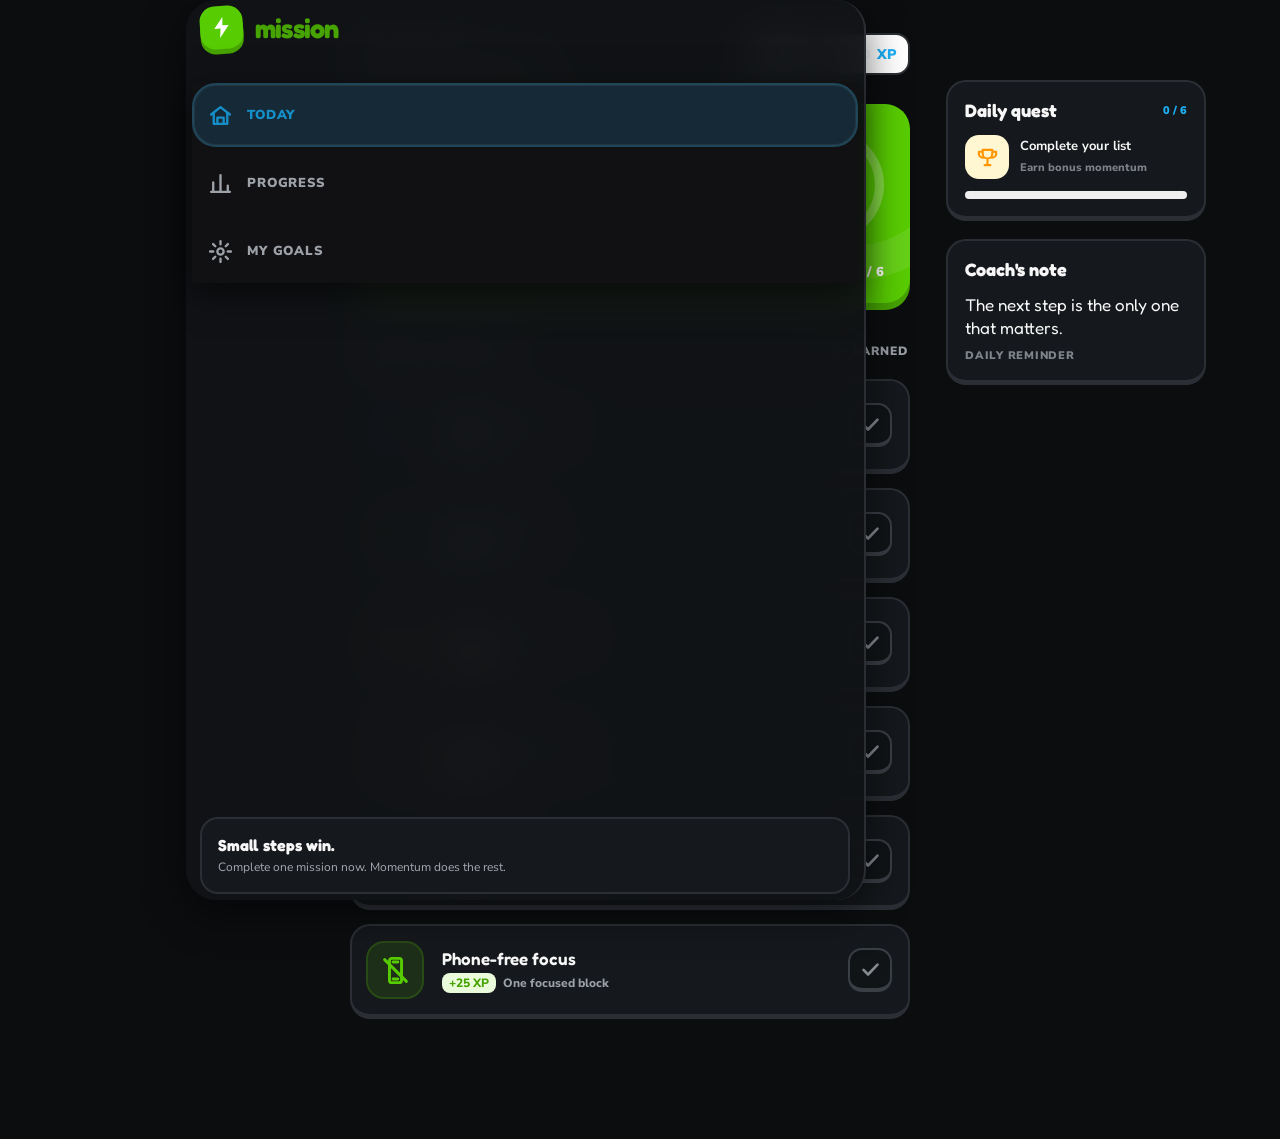
<file: mission-app-clean-header-small-navbar.html>
<!doctype html>
<html lang="en">
<head>
<meta charset="utf-8">
<meta name="viewport" content="width=device-width,initial-scale=1,viewport-fit=cover,user-scalable=no">
<meta name="theme-color" content="#58cc02">
<meta name="apple-mobile-web-app-capable" content="yes">
<meta name="apple-mobile-web-app-status-bar-style" content="default">
<meta name="apple-mobile-web-app-title" content="Mission">
<title>Mission — Daily goals made fun</title>
<link rel="preconnect" href="https://fonts.googleapis.com">
<link rel="preconnect" href="https://fonts.gstatic.com" crossorigin>
<link href="https://fonts.googleapis.com/css2?family=Fredoka:wght@500;600;700&family=Nunito+Sans:wght@600;700;800;900&display=swap" rel="stylesheet">
<style>
:root{
  --green:#58cc02;--green-dark:#46a302;--green-pale:#eafbdc;
  --blue:#1cb0f6;--blue-dark:#168fc8;--blue-pale:#e2f5fe;
  --yellow:#ffc800;--yellow-dark:#d7a900;--yellow-pale:#fff7d2;
  --orange:#ff9600;--red:#ff4b4b;--red-dark:#d83c3c;
  --ink:#3c3c3c;--muted:#777;--faint:#afafaf;--line:#e5e5e5;
  --surface:#fff;--page:#fbfbfb;--shadow:#d8d8d8;--radius:20px;
}
*{box-sizing:border-box;-webkit-tap-highlight-color:transparent;scrollbar-width:none}
*::-webkit-scrollbar{display:none}
html{background:var(--page)}
body{margin:0;min-height:100vh;background:var(--page);color:var(--ink);font-family:"Nunito Sans",sans-serif;-webkit-font-smoothing:antialiased;overflow-y:scroll}
button,input,select{font:inherit;color:inherit}
button{cursor:pointer}
.icon{width:24px;height:24px;display:block;fill:none;stroke:currentColor;stroke-width:2.25;stroke-linecap:round;stroke-linejoin:round}
.fill{fill:currentColor;stroke:none}
.shell{width:min(1180px,100%);margin:auto;display:grid;grid-template-columns:240px minmax(0,640px) 260px;gap:36px;min-height:100vh;padding:0 24px}
.sidebar{height:100vh;position:sticky;top:0;padding:34px 16px 28px 0;border-right:2px solid var(--line);display:flex;flex-direction:column;z-index:20}
.brand{display:flex;align-items:center;gap:12px;margin:0 8px 34px;color:var(--green-dark)}
.brand-mark{width:43px;height:43px;border-radius:15px;background:var(--green);box-shadow:0 5px 0 var(--green-dark);display:grid;place-items:center;color:#fff;transform:rotate(-4deg)}
.brand-mark .icon{width:25px;height:25px;stroke-width:3}
.brand-name{font-family:"Fredoka",sans-serif;font-size:27px;font-weight:700;letter-spacing:-.8px}
.nav{display:flex;flex-direction:column;gap:8px}
.nav button{border:2px solid transparent;background:transparent;color:#777;border-radius:15px;padding:11px 14px;display:flex;align-items:center;gap:14px;font-weight:900;font-size:14px;letter-spacing:.06em;text-transform:uppercase;transition:.16s}
.nav button:hover{background:#f3f3f3}
.nav button:active{transform:translateY(2px)}
.nav button.active{color:var(--blue-dark);background:var(--blue-pale);border-color:#bfe8fb}
.nav button .icon{width:25px;height:25px}
.sidebar-tip{margin:auto 8px 0;padding:16px;border:2px solid var(--line);border-radius:18px;background:#fff}
.sidebar-tip strong{font-family:"Fredoka";display:block;font-size:16px;margin-bottom:4px}
.sidebar-tip span{color:var(--muted);font-size:12px;line-height:1.45;display:block}
.content{padding:28px 0 120px;min-width:0}
.mobile-head{display:none}
.topbar{height:52px;display:flex;align-items:center;justify-content:space-between;margin-bottom:24px}
.topbar-date small{display:block;color:var(--faint);font-weight:900;font-size:11px;letter-spacing:.12em;text-transform:uppercase}
.topbar-date strong{font-family:"Fredoka";font-size:22px;letter-spacing:-.3px}
.top-stats{display:flex;align-items:center;gap:9px}
.mini-stat{height:42px;padding:0 12px;border:2px solid var(--line);border-radius:14px;background:#fff;display:flex;align-items:center;gap:7px;font-weight:900;font-size:14px}
.mini-stat .icon{width:20px;height:20px}
.mini-stat.fire{color:var(--orange)}.mini-stat.xp{color:var(--blue)}
.page{display:none}.page.active{display:block;animation:page-in .28s ease both}
@keyframes page-in{from{opacity:0;transform:translateY(6px)}to{opacity:1;transform:none}}
.goal-card{position:relative;overflow:hidden;background:var(--green);border-radius:25px;padding:25px 26px 22px;color:#fff;box-shadow:0 7px 0 var(--green-dark);margin-bottom:34px}
.goal-card:after{content:"";position:absolute;width:190px;height:190px;border:34px solid #ffffff16;border-radius:50%;right:-72px;top:-82px}
.goal-grid{display:grid;grid-template-columns:1fr 125px;gap:18px;align-items:center;position:relative;z-index:1}
.goal-kicker{font-size:12px;text-transform:uppercase;letter-spacing:.12em;font-weight:900;opacity:.8}
.goal-card h1{font-family:"Fredoka";font-size:31px;line-height:1.08;margin:5px 0 8px;letter-spacing:-.5px}
.goal-card p{font-size:14px;margin:0;opacity:.9;font-weight:700}
.progress-orb{width:112px;height:112px;border-radius:50%;display:grid;place-items:center;background:conic-gradient(#fff var(--p),#ffffff45 0);position:relative;margin-left:auto;transition:.5s}
.progress-orb:after{content:"";position:absolute;inset:9px;border-radius:50%;background:var(--green)}
.progress-orb b{position:relative;z-index:1;font-family:"Fredoka";font-size:25px}
.goal-bottom{position:relative;z-index:1;margin-top:22px;display:flex;align-items:center;gap:12px}
.goal-track{height:14px;flex:1;border-radius:20px;background:#ffffff45;overflow:hidden}
.goal-track i{display:block;height:100%;width:0;border-radius:20px;background:#fff;transition:.5s cubic-bezier(.2,.8,.2,1);position:relative}
.goal-track i:after{content:"";position:absolute;left:8px;right:8px;top:2px;height:3px;border-radius:5px;background:#ffffff88}
.goal-count{font-size:13px;font-weight:900;white-space:nowrap}
.section-head{display:flex;align-items:center;justify-content:space-between;gap:16px;margin:0 2px 15px}
.section-head h2{font-family:"Fredoka";font-size:23px;letter-spacing:-.35px;margin:0}
.section-head span{color:var(--faint);font-size:12px;font-weight:900;text-transform:uppercase;letter-spacing:.08em}
.tasks{display:flex;flex-direction:column;gap:14px}
.task{--accent:var(--blue);--accent-dark:var(--blue-dark);--accent-pale:var(--blue-pale);display:grid;grid-template-columns:62px minmax(0,1fr) auto;gap:14px;align-items:center;padding:15px 16px 15px 14px;border:2px solid var(--line);border-bottom-width:5px;border-radius:20px;background:#fff;transition:.16s;animation:task-in .35s ease both}
@keyframes task-in{from{opacity:0;transform:translateY(10px)}to{opacity:1;transform:none}}
.task:hover{border-color:#d6d6d6;transform:translateY(-1px)}
.task:active{transform:translateY(3px);border-bottom-width:2px;margin-bottom:3px}
.task[data-color="green"]{--accent:var(--green);--accent-dark:var(--green-dark);--accent-pale:var(--green-pale)}
.task[data-color="yellow"]{--accent:var(--yellow);--accent-dark:var(--yellow-dark);--accent-pale:var(--yellow-pale)}
.task[data-color="orange"]{--accent:var(--orange);--accent-dark:#d77e00;--accent-pale:#fff0d6}
.task.done{background:#f7f7f7;border-color:#e8e8e8;box-shadow:none;opacity:.72}
.task-icon{width:58px;height:58px;border-radius:18px;background:var(--accent-pale);color:var(--accent);display:grid;place-items:center;border:2px solid color-mix(in srgb,var(--accent) 24%,white)}
.task-icon .icon{width:29px;height:29px;stroke-width:2.4}
.task-copy{min-width:0}
.task-name{font-family:"Fredoka";font-size:17px;font-weight:600;white-space:nowrap;overflow:hidden;text-overflow:ellipsis}
.task-meta{display:flex;align-items:center;gap:7px;color:var(--faint);font-size:12px;font-weight:800;margin-top:4px}
.xp-pill{color:var(--accent-dark);background:var(--accent-pale);border-radius:8px;padding:2px 7px}
.check{width:44px;height:44px;border:2px solid var(--line);border-bottom-width:4px;background:#fff;border-radius:14px;display:grid;place-items:center;color:#ccc;transition:.15s}
.check .icon{width:21px;height:21px;stroke-width:3}
.check:hover{border-color:var(--accent);color:var(--accent)}
.done .check{background:var(--green);border-color:var(--green-dark);color:#fff}
.empty{padding:34px 20px;text-align:center;border:2px dashed var(--line);border-radius:22px;background:#fff;color:var(--muted)}
.empty-art{width:68px;height:68px;border-radius:22px;background:var(--green-pale);color:var(--green);display:grid;place-items:center;margin:0 auto 13px;transform:rotate(-4deg)}
.empty-art .icon{width:34px;height:34px}.empty strong{font-family:"Fredoka";font-size:19px;display:block;color:var(--ink)}.empty p{font-size:13px;margin:5px 0 0}
.panel-title{margin-bottom:20px}
.panel-title h1{font-family:"Fredoka";font-size:31px;margin:0;letter-spacing:-.6px}.panel-title p{color:var(--muted);font-size:14px;font-weight:700;margin:4px 0 0}
.stats-grid{display:grid;grid-template-columns:1.1fr .9fr;gap:14px;margin-bottom:30px}
.stat-card{min-height:146px;border:2px solid var(--line);border-bottom-width:5px;border-radius:22px;background:#fff;padding:18px;position:relative;overflow:hidden}
.stat-card.primary{background:var(--yellow-pale);border-color:#f0df91}
.stat-icon{width:43px;height:43px;border-radius:14px;background:#fff;color:var(--orange);display:grid;place-items:center;margin-bottom:12px}.stat-icon .icon{width:24px;height:24px}
.stat-card b{font-family:"Fredoka";font-size:32px;display:block;line-height:1}.stat-card span{display:block;color:var(--muted);font-size:12px;font-weight:900;text-transform:uppercase;letter-spacing:.06em;margin-top:5px}
.stat-stack{display:grid;grid-template-columns:1fr 1fr;gap:14px}
.stat-stack .stat-card{min-height:0;padding:15px}.stat-stack .stat-card b{font-size:25px}.stat-stack .stat-icon{width:36px;height:36px;margin-bottom:9px}.stat-stack .stat-icon .icon{width:20px;height:20px}
.rank-card{border-radius:23px;background:var(--blue);box-shadow:0 6px 0 var(--blue-dark);color:#fff;padding:21px 22px;margin-bottom:30px}
.rank-row{display:flex;justify-content:space-between;align-items:center;gap:16px}.rank-card small{font-size:11px;font-weight:900;letter-spacing:.12em;text-transform:uppercase;opacity:.78}.rank-card h3{font-family:"Fredoka";font-size:24px;margin:2px 0 0}.rank-xp{font-weight:900;font-size:13px}
.rank-track{height:14px;border-radius:20px;background:#ffffff4f;overflow:hidden;margin-top:16px}.rank-track i{display:block;height:100%;width:0;background:#fff;border-radius:20px;transition:.5s}
.calendar-card{border:2px solid var(--line);border-bottom-width:5px;border-radius:22px;background:#fff;padding:19px;margin-bottom:30px}
.calendar{display:grid;grid-template-columns:repeat(7,1fr);gap:7px}.day{text-align:center;font-size:10px;font-weight:900;color:var(--faint);text-transform:uppercase}.dot{aspect-ratio:1;border-radius:12px;background:#f3f3f3;margin-top:7px;display:grid;place-items:center;color:#999;font-size:12px;border:2px solid transparent}.dot.done{background:var(--green-pale);border-color:#bde99d;color:var(--green-dark)}.dot.today{outline:3px solid var(--blue);outline-offset:2px}
.coach-card{display:grid;grid-template-columns:74px 1fr;gap:16px;align-items:center;border:2px solid #bde99d;border-bottom-width:5px;border-radius:22px;padding:17px;background:var(--green-pale)}
.mascot{width:70px;height:70px;border-radius:23px 23px 27px 27px;background:var(--green);position:relative;display:flex;align-items:center;justify-content:center;gap:7px;box-shadow:inset 0 -6px 0 #48ad02}
.mascot:before,.mascot:after{content:"";width:20px;height:25px;border-radius:50%;background:#fff;border:3px solid var(--green-dark)}.mascot:after{margin-left:-4px}
.mascot-eyes{position:absolute;display:flex;gap:16px;top:30px}.mascot-eyes i{width:6px;height:8px;border-radius:50%;background:#333}
.coach-card strong{font-family:"Fredoka";font-size:18px}.coach-card p{color:#52822d;font-size:13px;line-height:1.4;margin:3px 0 0;font-weight:700}
.form-card{border:2px solid var(--line);border-bottom-width:5px;border-radius:22px;background:#fff;padding:20px;margin-bottom:28px}
.field-label{display:block;font-size:11px;font-weight:900;color:var(--muted);text-transform:uppercase;letter-spacing:.08em;margin-bottom:8px}
.input-row{display:grid;grid-template-columns:minmax(0,1fr) 94px;gap:10px}.input,.select{width:100%;height:50px;border:2px solid var(--line);border-radius:14px;background:#fff;padding:0 14px;outline:none;font-weight:800}.input:focus,.select:focus{border-color:var(--blue);box-shadow:0 0 0 3px var(--blue-pale)}
.add-button,.action-button{min-height:50px;border:0;border-radius:14px;background:var(--green);box-shadow:0 5px 0 var(--green-dark);color:#fff;font-weight:900;text-transform:uppercase;letter-spacing:.04em;padding:0 18px;transition:.14s}.add-button{width:100%;margin-top:13px}.add-button:hover,.action-button:hover{filter:brightness(1.03)}.add-button:active,.action-button:active{transform:translateY(4px);box-shadow:0 1px 0 var(--green-dark)}
.mission-list{display:flex;flex-direction:column;gap:10px}.mission-row{display:grid;grid-template-columns:44px minmax(0,1fr) auto auto;align-items:center;gap:11px;border:2px solid var(--line);border-radius:16px;padding:10px;background:#fff}.mission-row .task-icon{width:42px;height:42px;border-radius:13px}.mission-row .task-icon .icon{width:21px;height:21px}.mission-row strong{font-size:14px;white-space:nowrap;overflow:hidden;text-overflow:ellipsis}.mission-row .xp-pill{font-size:11px;font-weight:900;color:var(--blue-dark);background:var(--blue-pale)}
.delete{width:36px;height:36px;border:2px solid var(--line);border-radius:11px;background:#fff;color:var(--faint);display:grid;place-items:center}.delete:hover{color:var(--red);border-color:#ffc5c5;background:#fff0f0}.delete .icon{width:18px;height:18px}
.download-card,.data-card{border:2px solid var(--line);border-radius:20px;padding:18px;background:#fff}.download-card{display:grid;grid-template-columns:50px minmax(0,1fr) auto;gap:14px;align-items:center;border-color:#bfe8fb;background:var(--blue-pale)}.download-icon{width:50px;height:50px;border-radius:15px;background:#fff;color:var(--blue);display:grid;place-items:center}.download-icon .icon{width:26px;height:26px}.download-card strong,.data-card strong{font-family:"Fredoka";font-size:18px}.download-card p,.data-card p{color:var(--muted);font-size:13px;margin:4px 0 0}.download-button{height:45px;border:0;border-radius:13px;background:var(--blue);box-shadow:0 4px 0 var(--blue-dark);color:#fff;font-weight:900;padding:0 17px;white-space:nowrap}.download-button:active{transform:translateY(3px);box-shadow:0 1px 0 var(--blue-dark)}.download-button:disabled{opacity:.65;cursor:wait}.data-card{border-color:#ffd0d0;background:#fff7f7}.data-card p{margin-bottom:14px}.danger{height:45px;border:0;border-radius:13px;background:var(--red);box-shadow:0 4px 0 var(--red-dark);color:#fff;font-weight:900;padding:0 18px}.danger:active{transform:translateY(3px);box-shadow:0 1px 0 var(--red-dark)}
.rightbar{padding-top:80px}.side-card{border:2px solid var(--line);border-bottom-width:5px;border-radius:20px;background:#fff;padding:17px;margin-bottom:18px}.side-card-head{display:flex;align-items:center;justify-content:space-between;margin-bottom:14px}.side-card-head strong{font-family:"Fredoka";font-size:18px}.side-card-head span{color:var(--blue);font-size:11px;font-weight:900;text-transform:uppercase}.daily-row{display:flex;align-items:center;gap:11px}.daily-icon{width:44px;height:44px;border-radius:14px;background:var(--yellow-pale);color:var(--orange);display:grid;place-items:center}.daily-icon .icon{width:23px;height:23px}.daily-copy{flex:1}.daily-copy b{font-size:13px;display:block}.daily-copy span{color:var(--faint);font-size:11px;font-weight:800}.side-progress{height:8px;border-radius:10px;background:#eee;margin-top:12px;overflow:hidden}.side-progress i{display:block;width:0;height:100%;border-radius:10px;background:var(--yellow);transition:.5s}
.quote{font-family:"Fredoka";font-size:17px;line-height:1.35;margin:0}.quote-by{display:block;color:var(--faint);font-size:11px;font-weight:900;text-transform:uppercase;letter-spacing:.07em;margin-top:8px}
.toast{position:fixed;left:50%;bottom:32px;z-index:80;transform:translate(-50%,30px);opacity:0;pointer-events:none;background:var(--ink);color:#fff;padding:13px 19px;border-radius:14px;font-weight:900;font-size:13px;box-shadow:0 8px 24px #0003;transition:.22s}.toast.show{opacity:1;transform:translate(-50%,0)}
.celebrate{position:fixed;inset:0;pointer-events:none;z-index:70;overflow:hidden}.particle{position:absolute;width:9px;height:14px;border-radius:3px;animation:pop .9s ease-out forwards}@keyframes pop{to{transform:translate(var(--x),var(--y)) rotate(580deg);opacity:0}}
:focus-visible{outline:3px solid var(--blue);outline-offset:3px}
@media(max-width:1040px){.shell{grid-template-columns:210px minmax(0,640px);justify-content:center}.rightbar{display:none}}
@media(max-width:760px){
  .shell{display:block;padding:0;min-height:100vh}.sidebar{position:fixed;left:0;right:0;bottom:0;top:auto;height:auto;padding:7px 10px calc(7px + env(safe-area-inset-bottom));border:0;border-top:2px solid var(--line);background:#ffffffee;z-index:40;left:50%;right:auto;bottom:calc(10px + env(safe-area-inset-bottom));transform:translateX(-50%);width:min(420px,calc(100% - 24px));border:2px solid var(--line);border-radius:24px;box-shadow:0 12px 35px #0002;backdrop-filter:blur(18px)}.brand,.sidebar-tip{display:none}.nav{flex-direction:row;gap:4px}.nav button{flex:1;flex-direction:column;gap:3px;padding:6px 2px 4px;font-size:9px;border-radius:12px}.nav button .icon{width:23px;height:23px}.nav button.active{border-color:transparent;background:var(--blue-pale)}
  .content{padding:0 16px calc(110px + env(safe-area-inset-bottom));max-width:640px;margin:auto}.topbar{display:none}.mobile-head{height:65px;display:flex;align-items:center;justify-content:space-between;border-bottom:2px solid var(--line);margin:0 -16px 18px;padding:calc(7px + env(safe-area-inset-top)) 16px 7px;background:#fff;position:sticky;top:0;z-index:30}.mobile-brand{font-family:"Fredoka";font-size:22px;color:var(--green-dark);display:flex;align-items:center;gap:8px}.mobile-brand .brand-mark{width:31px;height:31px;border-radius:10px;box-shadow:0 3px 0 var(--green-dark)}.mobile-brand .icon{width:18px;height:18px}.mobile-stats{display:flex;gap:11px}.mobile-stat{display:flex;align-items:center;gap:4px;font-weight:900;font-size:13px}.mobile-stat .icon{width:18px;height:18px}.mobile-stat.fire{color:var(--orange)}.mobile-stat.xp{color:var(--blue)}
  .goal-card{padding:22px 20px 19px;border-radius:22px;margin-bottom:30px}.goal-grid{grid-template-columns:1fr 92px}.goal-card h1{font-size:26px}.goal-card p{font-size:13px}.progress-orb{width:86px;height:86px}.progress-orb b{font-size:21px}.goal-bottom{margin-top:18px}.task{grid-template-columns:53px minmax(0,1fr) auto;padding:12px 12px 12px 10px;gap:11px}.task-icon{width:50px;height:50px;border-radius:15px}.task-icon .icon{width:25px;height:25px}.task-name{font-size:15px}.task-meta{font-size:10px}.check{width:40px;height:40px}.panel-title h1{font-size:28px}.stats-grid{grid-template-columns:1fr}.stat-card.primary{min-height:130px}.calendar-card{padding:14px}.calendar{gap:4px}.dot{border-radius:9px;font-size:10px}.coach-card{grid-template-columns:60px 1fr;padding:14px}.mascot{width:58px;height:58px;border-radius:19px}.mascot:before,.mascot:after{width:16px;height:20px}.mascot-eyes{top:25px;gap:13px}.input-row{grid-template-columns:1fr 84px}.mission-row{grid-template-columns:40px minmax(0,1fr) auto auto;gap:8px;padding:8px}.mission-row .task-icon{width:38px;height:38px}.download-card{grid-template-columns:46px minmax(0,1fr);gap:12px}.download-icon{width:46px;height:46px}.download-button{grid-column:1/-1;width:100%}.toast{bottom:92px;max-width:calc(100% - 30px);white-space:nowrap}
}
@media(max-width:390px){.task-meta .meta-label{display:none}.goal-card h1{font-size:23px}.progress-orb{width:78px;height:78px}.goal-grid{grid-template-columns:1fr 78px}.mission-row .xp-pill{display:none}}
@media(prefers-reduced-motion:reduce){*,*:before,*:after{animation-duration:.01ms!important;animation-iteration-count:1!important;transition-duration:.01ms!important}}


/* Final mobile navigation: the sidebar is the floating pill; the inner .nav stays inside it. */
@media(max-width:760px){
  .sidebar{
    position:fixed !important;
    left:50% !important;
    right:auto !important;
    top:auto !important;
    bottom:calc(3px + env(safe-area-inset-bottom)) !important;
    transform:translateX(-50%) !important;
    width:min(430px,calc(100% - 28px)) !important;
    height:auto !important;
    min-height:0 !important;
    padding:7px !important;
    border:1px solid rgba(0,0,0,.08) !important;
    border-radius:28px !important;
    background:rgba(255,255,255,.94) !important;
    backdrop-filter:blur(24px) saturate(160%) !important;
    -webkit-backdrop-filter:blur(24px) saturate(160%) !important;
    box-shadow:0 16px 45px rgba(0,0,0,.18),0 3px 10px rgba(0,0,0,.07) !important;
    z-index:9999 !important;
  }
  .sidebar .nav{
    position:static !important;
    left:auto !important;
    bottom:auto !important;
    transform:none !important;
    width:100% !important;
    padding:0 !important;
    border:0 !important;
    border-radius:0 !important;
    background:transparent !important;
    box-shadow:none !important;
    backdrop-filter:none !important;
    -webkit-backdrop-filter:none !important;
    display:flex !important;
    flex-direction:row !important;
    gap:5px !important;
  }
  .sidebar .nav button{
    flex:1 !important;
    min-height:54px !important;
    flex-direction:column !important;
    justify-content:center !important;
    gap:3px !important;
    padding:6px 3px !important;
    border:2px solid transparent !important;
    border-radius:21px !important;
  }
  .sidebar .nav button .icon{width:23px !important;height:23px !important}
  .sidebar .nav button.active{
    color:var(--blue-dark) !important;
    background:var(--blue-pale) !important;
    border-color:transparent !important;
  }
}
[id="netlify-private-banner"],[id="netlify-private-banner-dismiss"],
[class*="netlify-private-banner"],[id*="private-project"],[class*="private-project"]{
  display:none !important;
}

</style>

<style id="dark-background-only">
html, body {
  background: #080808 !important;
}
body {
  color: inherit !important;
}
</style>


<style id="dark-header-navbar">
/* Dark header + floating navbar only — original design preserved */
header,
.header,
.topbar,
.top-bar {
  background: transparent !important;
  color: #f5f5f7 !important;
}
header *,
.header *,
.topbar *,
.top-bar * {
  color: #f5f5f7 !important;
}
.sidebar,
.bottom-nav,
.navbar,
.nav {
  background: rgba(18,18,20,.94) !important;
  border-color: rgba(255,255,255,.10) !important;
  box-shadow: 0 10px 32px rgba(0,0,0,.55) !important;
  color: #f5f5f7 !important;
  backdrop-filter: blur(20px);
  -webkit-backdrop-filter: blur(20px);
}
.sidebar button,
.bottom-nav button,
.navbar button,
.nav button {
  color: #a4a4aa !important;
}
.sidebar button.active,
.bottom-nav button.active,
.navbar button.active,
.nav button.active {
  color: #58cc02 !important;
  background: rgba(88,204,2,.12) !important;
}
</style>


<style id="dark-mobile-header-only">
/* Same original UI — only the mobile header is darkened */
.mobile-head{
  background:#111214 !important;
  border-bottom:2px solid #24262b !important;
  color:#f5f5f7 !important;
}
.mobile-brand{
  color:#58cc02 !important;
}
.mobile-stats .mobile-stat{
  color:#d7d9df !important;
}
.mobile-stats .mobile-stat.fire{
  color:#ff9600 !important;
}
.mobile-stats .mobile-stat.xp{
  color:#1cb0f6 !important;
}
</style>


<style id="dark-text-fix">
/* Keep the original design; make text that was black on the white theme readable on black */
.today-missions-title,
.missions-title,
.section-title,
.section h2,
h2 {
  color:#f5f5f7 !important;
}
</style>


<style id="navbar-inner-dark-fix">
/* Make the navbar's inner selected pill dark too */
.sidebar .active,
.bottom-nav .active,
.navbar .active,
.nav .active,
.sidebar button.active,
.bottom-nav button.active,
.navbar button.active,
.nav button.active {
  background: #1b1d21 !important;
  color: #58cc02 !important;
  box-shadow: inset 0 0 0 1px rgba(255,255,255,.06) !important;
}
</style>


<style id="mission-true-dark-theme">
/* TRUE DARK MODE: original Duolingo/Mission brand colors are preserved. */
:root{
  --page:#0b0d0f;
  --ink:#f7f7f7;
  --muted:#a6a9af;
  --faint:#7f838a;
  --line:#2a2d32;
}

/* Page */
html,body,.shell,.content,.main,.page{
  background:#0b0d0f !important;
  color:#f7f7f7 !important;
}

/* Mobile + desktop header */
.mobile-head,.topbar{
  background:#111315 !important;
  color:#f7f7f7 !important;
  border-color:#2a2d32 !important;
}
.mobile-head *,.topbar *{
  color:inherit;
}
.brand{
  color:var(--green-dark) !important;
}

/* Keep the original brand colors */
.brand-mark{background:var(--green) !important;color:#fff !important;box-shadow:0 5px 0 var(--green-dark) !important}
.mini-stat.fire{color:var(--orange) !important}
.mini-stat.xp{color:var(--blue) !important}

/* Dark cards, keeping accent colors for their icons/labels */
.task,
.stat-card,
.calendar-card,
.form-card,
.mission-row,
.download-card,
.data-card,
.side-card,
.sidebar-tip,
.empty{
  background:#15181c !important;
  color:#f7f7f7 !important;
  border-color:#2b2f35 !important;
  box-shadow:none;
}
.task.done{
  background:#191c20 !important;
}
.task:hover{
  background:#1a1e23 !important;
  border-color:#3a3f46 !important;
}
.task-icon{
  background:color-mix(in srgb,var(--accent) 13%,#15181c) !important;
  border-color:color-mix(in srgb,var(--accent) 28%,#15181c) !important;
  color:var(--accent) !important;
}
.check{
  background:#111417 !important;
  border-color:#3a3e45 !important;
  color:#858990 !important;
}
.done .check{
  background:var(--green) !important;
  border-color:var(--green-dark) !important;
  color:#fff !important;
}

/* Text that was black on the light theme */
.section-head h2,
.panel-title h1,
.task-title,
.mission-row strong,
.stat-card b,
.form-card h2,
.download-card h2,
.data-card h2,
.side-card strong,
.empty strong,
.field-label{
  color:#f7f7f7 !important;
}
.task-meta,.panel-title p,.stat-card span,.section-head span,.muted,.faint{
  color:#9ca1a8 !important;
}

/* Inputs */
.input,.select{
  background:#101316 !important;
  color:#f7f7f7 !important;
  border-color:#30343b !important;
}
.input::placeholder{color:#6f747b !important}

/* Preserve the colored brand cards exactly */
.goal-card{
  background:var(--green) !important;
  color:#fff !important;
  box-shadow:0 7px 0 var(--green-dark) !important;
}
.rank-card{
  background:var(--blue) !important;
  color:#fff !important;
  box-shadow:0 6px 0 var(--blue-dark) !important;
}
.stat-card.primary{
  background:#2b2610 !important;
  border-color:var(--yellow-dark) !important;
}
.download-card{
  background:#112735 !important;
  border-color:var(--blue) !important;
}
.coach-card{
  background:#14230f !important;
  border-color:#63bd32 !important;
}

/* Calendar */
.calendar-card .dot{
  background:#1b1e22 !important;
  color:#999ea6 !important;
  border-color:#2b2f35 !important;
}

/* Floating navbar: dark shell + dark active pill, original blue active color */
.sidebar{
  background:rgba(17,19,22,.96) !important;
  border-color:#2a2d32 !important;
  box-shadow:0 12px 40px rgba(0,0,0,.55) !important;
  backdrop-filter:blur(22px);
  -webkit-backdrop-filter:blur(22px);
}
.nav button{
  color:#9da1a8 !important;
}
.nav button:hover{
  background:#1b1e22 !important;
}
.nav button.active{
  color:var(--blue-dark) !important;
  background:#152a36 !important;
  border-color:#20465a !important;
}

/* Right rail cards on larger screens */
.rightbar .side-card{
  background:#15181c !important;
}

/* Keep toast/celebration behavior untouched */
</style>


<style id="FINAL-NAVBAR-INNER-DARK">
/* Final override: the original mobile selector has higher specificity, so target it directly. */
@media (max-width: 900px){
  .sidebar .nav button.active{
    background:#152a36 !important;
    color:#1cb0f6 !important;
    border-color:#20465a !important;
    box-shadow:none !important;
  }
  .sidebar .nav button.active .icon,
  .sidebar .nav button.active span{
    color:#1cb0f6 !important;
  }
  .sidebar .nav button:not(.active){
    background:transparent !important;
    color:#9da1a8 !important;
  }
}
</style>


<style id="clean-header-small-navbar">
/* Clean header: seamless with the app background */
.mobile-head,
.topbar {
  background: #0b0d0f !important;
  border: 0 !important;
  border-bottom: 0 !important;
  box-shadow: none !important;
}

/* Smaller floating navbar, keeping the same design/colors */
.sidebar {
  left: 50% !important;
  width: min(88vw, 680px) !important;
  transform: translateX(-50%) !important;
  padding: 6px !important;
  border-radius: 30px !important;
}

.sidebar .nav {
  gap: 4px !important;
}

.sidebar .nav button {
  min-height: 64px !important;
  padding: 8px 14px !important;
  border-radius: 24px !important;
}

.sidebar .nav button .icon {
  font-size: 24px !important;
}

.sidebar .nav button span {
  font-size: 13px !important;
  line-height: 1.1 !important;
}
</style>

</head>
<body>
<svg style="display:none" aria-hidden="true">
  <symbol id="i-bolt" viewBox="0 0 24 24"><path d="M13.5 2 5 13h6l-1 9 9-12h-6l.5-8Z" class="fill"/></symbol>
  <symbol id="i-home" viewBox="0 0 24 24"><path d="m3 11 9-7 9 7"/><path d="M5.5 10v10h13V10M9 20v-6h6v6"/></symbol>
  <symbol id="i-chart" viewBox="0 0 24 24"><path d="M5 20V11M12 20V4M19 20v-6"/><path d="M3 20h18"/></symbol>
  <symbol id="i-gear" viewBox="0 0 24 24"><circle cx="12" cy="12" r="3"/><path d="M12 2v3M12 19v3M2 12h3M19 12h3M4.9 4.9 7 7M17 17l2.1 2.1M19.1 4.9 17 7M7 17l-2.1 2.1"/></symbol>
  <symbol id="i-flame" viewBox="0 0 24 24"><path d="M13 2c1 4-4 5-4 10a3 3 0 0 0 6 0c0-2-1-2.5-.4-4.5C17 9 18 11 18 14a6 6 0 0 1-12 0c0-5 3-8 7-12Z" class="fill"/></symbol>
  <symbol id="i-check" viewBox="0 0 24 24"><path d="m4 12.5 5.2 5.2L20 6.5"/></symbol>
  <symbol id="i-plus" viewBox="0 0 24 24"><path d="M12 4v16M4 12h16"/></symbol>
  <symbol id="i-trash" viewBox="0 0 24 24"><path d="M4 7h16M9 7V4h6v3M6.5 7l1 13h9l1-13"/></symbol>
  <symbol id="i-book" viewBox="0 0 24 24"><path d="M4 5c3-1 5.5-.7 8 1 2.5-1.7 5-2 8-1v14c-3-1-5.5-.7-8 1-2.5-1.7-5-2-8-1Z"/><path d="M12 6v14"/></symbol>
  <symbol id="i-calc" viewBox="0 0 24 24"><rect x="5" y="3" width="14" height="18" rx="2"/><path d="M8 7h8M8.5 11h1M12 11h1M15.5 11h1M8.5 15h1M12 15h1M15.5 15h1M8.5 18h1M12 18h4.5"/></symbol>
  <symbol id="i-flask" viewBox="0 0 24 24"><path d="M9 3h6M10 3v6l-5 9a2 2 0 0 0 2 3h10a2 2 0 0 0 2-3l-5-9V3M7.5 15h9"/></symbol>
  <symbol id="i-dumbbell" viewBox="0 0 24 24"><path d="M6 8v8M3 10v4M18 8v8M21 10v4M6 12h12"/></symbol>
  <symbol id="i-brain" viewBox="0 0 24 24"><path d="M12 5a4 4 0 0 0-7 2.7A4 4 0 0 0 5 15a4 4 0 0 0 7 3M12 5a4 4 0 0 1 7 2.7 4 4 0 0 1 0 7.3 4 4 0 0 1-7 3M12 5v13M8 8.5a3 3 0 0 0 4 2M16 8.5a3 3 0 0 1-4 2M8 15a3 3 0 0 1 4-2M16 15a3 3 0 0 0-4-2"/></symbol>
  <symbol id="i-phoneoff" viewBox="0 0 24 24"><rect x="7" y="2" width="10" height="20" rx="2"/><path d="M10 5h4M10 19h4M3 3l18 18"/></symbol>
  <symbol id="i-target" viewBox="0 0 24 24"><circle cx="12" cy="12" r="9"/><circle cx="12" cy="12" r="4"/><path d="m15 9 5-5M16 4h4v4"/></symbol>
  <symbol id="i-trophy" viewBox="0 0 24 24"><path d="M7 4h10v4a5 5 0 0 1-10 0ZM9 20h6M12 13v7M7 6H3v2a4 4 0 0 0 5 4M17 6h4v2a4 4 0 0 1-5 4"/></symbol>
  <symbol id="i-calendar" viewBox="0 0 24 24"><rect x="3" y="5" width="18" height="16" rx="2"/><path d="M8 3v4M16 3v4M3 10h18"/></symbol>
  <symbol id="i-download" viewBox="0 0 24 24"><path d="M12 3v12M7 10l5 5 5-5M4 20h16"/></symbol>
</svg>

<div class="shell">
  <aside class="sidebar">
    <div class="brand"><div class="brand-mark"><svg class="icon"><use href="#i-bolt"/></svg></div><span class="brand-name">mission</span></div>
    <nav class="nav" aria-label="Main navigation">
      <button class="active" data-page="today" onclick="showPage('today')"><svg class="icon"><use href="#i-home"/></svg><span>Today</span></button>
      <button data-page="progress" onclick="showPage('progress')"><svg class="icon"><use href="#i-chart"/></svg><span>Progress</span></button>
      <button data-page="setup" onclick="showPage('setup')"><svg class="icon"><use href="#i-gear"/></svg><span>My goals</span></button>
    </nav>
    <div class="sidebar-tip"><strong>Small steps win.</strong><span>Complete one mission now. Momentum does the rest.</span></div>
  </aside>

  <main class="content">
    <div class="mobile-head">
      <div class="mobile-brand"><div class="brand-mark"><svg class="icon"><use href="#i-bolt"/></svg></div>mission</div>
      <div class="mobile-stats"><div class="mobile-stat fire"><svg class="icon"><use href="#i-flame"/></svg><span id="mobileStreak">0</span></div><div class="mobile-stat xp"><svg class="icon"><use href="#i-bolt"/></svg><span id="mobileXP">0</span></div></div>
    </div>
    <header class="topbar">
      <div class="topbar-date"><small>Your daily plan</small><strong id="date"></strong></div>
      <div class="top-stats"><div class="mini-stat fire"><svg class="icon"><use href="#i-flame"/></svg><span id="streakTop">0</span></div><div class="mini-stat xp"><svg class="icon"><use href="#i-bolt"/></svg><span id="xpTop">0</span> XP</div></div>
    </header>

    <section id="today" class="page active">
      <div class="goal-card">
        <div class="goal-grid">
          <div><div class="goal-kicker">Daily goal</div><h1 id="goalTitle">Ready for a strong day?</h1><p id="goalMessage">Finish your missions and keep your streak growing.</p></div>
          <div class="progress-orb" id="ring"><b id="pct">0%</b></div>
        </div>
        <div class="goal-bottom"><div class="goal-track"><i id="bar"></i></div><span class="goal-count" id="missionCount">0 / 0</span></div>
      </div>
      <div class="section-head"><h2>Today's missions</h2><span id="xpToday">0 XP earned</span></div>
      <div class="tasks" id="tasks"></div>
    </section>

    <section id="progress" class="page">
      <div class="panel-title"><h1>Your progress</h1><p>Every checkmark moves you forward.</p></div>
      <div class="stats-grid">
        <div class="stat-card primary"><div class="stat-icon"><svg class="icon"><use href="#i-flame"/></svg></div><b id="pStreak">0</b><span>Day streak</span></div>
        <div class="stat-stack"><div class="stat-card"><div class="stat-icon" style="color:var(--green);background:var(--green-pale)"><svg class="icon"><use href="#i-check"/></svg></div><b id="pDone">0</b><span>Finished</span></div><div class="stat-card"><div class="stat-icon" style="color:var(--blue);background:var(--blue-pale)"><svg class="icon"><use href="#i-bolt"/></svg></div><b id="pXP">0</b><span>Total XP</span></div></div>
      </div>
      <div class="section-head"><h2>Current level</h2><span id="levelXP">0 / 100 XP</span></div>
      <div class="rank-card"><div class="rank-row"><div><small>Your rank</small><h3 id="level">Level 1</h3></div><svg class="icon" style="width:38px;height:38px"><use href="#i-trophy"/></svg></div><div class="rank-track"><i id="levelbar"></i></div></div>
      <div class="section-head"><h2>Last 14 days</h2><span>Consistency</span></div>
      <div class="calendar-card"><div class="calendar" id="calendar"></div></div>
      <div class="coach-card"><div class="mascot"><div class="mascot-eyes"><i></i><i></i></div></div><div><strong id="quote">Keep showing up.</strong><p>The perfect plan matters less than the next small action.</p></div></div>
    </section>

    <section id="setup" class="page">
      <div class="panel-title"><h1>My goals</h1><p>Build a daily plan that feels doable.</p></div>
      <div class="form-card">
        <label class="field-label" for="newMission">New daily mission</label>
        <div class="input-row"><input id="newMission" class="input" maxlength="60" placeholder="Read for 20 minutes" aria-describedby="missionHelp"><select id="newXP" class="select" aria-label="XP reward"><option value="10">10 XP</option><option value="20" selected>20 XP</option><option value="30">30 XP</option><option value="40">40 XP</option></select></div>
        <span id="missionHelp" style="display:block;color:var(--faint);font-size:11px;font-weight:700;margin-top:7px">Keep it specific, short, and easy to start.</span>
        <button class="add-button" onclick="addMission()">Add to my day</button>
      </div>
      <div class="section-head"><h2>Daily list</h2><span id="setupCount">0 goals</span></div>
      <div class="mission-list" id="mlist"></div>
      <div class="section-head" style="margin-top:30px"><h2>App code</h2><span>Single HTML file</span></div>
      <div class="download-card"><div class="download-icon"><svg class="icon"><use href="#i-download"/></svg></div><div><strong>Download this app</strong><p>Save the complete source code and publish it anywhere.</p></div><button id="downloadCodeButton" class="download-button" onclick="downloadCode()">Download code</button></div>
      <div class="section-head" style="margin-top:30px"><h2>Start fresh</h2></div>
      <div class="data-card"><strong>Reset all progress</strong><p>This removes your missions, XP, streak, and history from this browser.</p><button class="danger" onclick="resetAll()">Reset everything</button></div>
    </section>
  </main>

  <aside class="rightbar">
    <div class="side-card"><div class="side-card-head"><strong>Daily quest</strong><span id="questStatus">0 / 0</span></div><div class="daily-row"><div class="daily-icon"><svg class="icon"><use href="#i-trophy"/></svg></div><div class="daily-copy"><b>Complete your list</b><span>Earn bonus momentum</span></div></div><div class="side-progress"><i id="sideProgress"></i></div></div>
    <div class="side-card"><div class="side-card-head"><strong>Coach's note</strong></div><p class="quote" id="sideQuote">Make the next step obvious.</p><span class="quote-by">Daily reminder</span></div>
  </aside>
</div>
<div id="toast" class="toast" role="status" aria-live="polite"></div><div id="celebrate" class="celebrate"></div>

<script>
const KEY="mission_pro_v3";
const base=[
  {icon:"book",name:"Physics — 45 min",meta:"Deep study",xp:40},
  {icon:"calc",name:"Math — 45 min",meta:"Practice",xp:30},
  {icon:"flask",name:"Chemistry — 45 min",meta:"Practice",xp:30},
  {icon:"dumbbell",name:"Workout — 20 min",meta:"Move your body",xp:20},
  {icon:"brain",name:"10 min review",meta:"Recall & remember",xp:15},
  {icon:"phoneoff",name:"Phone-free focus",meta:"One focused block",xp:25}
];
let state=JSON.parse(localStorage.getItem(KEY)||"null")||{tasks:base.map((item,index)=>({...item,id:index+1})),days:{},xp:0,completed:0};
const colors=["blue","green","yellow","orange"];
function save(){localStorage.setItem(KEY,JSON.stringify(state))}
function dateKey(date=new Date()){return date.getFullYear()+"-"+String(date.getMonth()+1).padStart(2,"0")+"-"+String(date.getDate()).padStart(2,"0")}
function getToday(){const key=dateKey();if(!state.days[key])state.days[key]={done:[]};return state.days[key]}
function isComplete(key){return Boolean(state.days[key]&&state.days[key].done.length)}
function streak(){let count=0,date=new Date();while(isComplete(dateKey(date))){count++;date.setDate(date.getDate()-1)}return count}
function icon(name){return `<svg class="icon"><use href="#i-${name}"></use></svg>`}
function esc(value){return String(value).replace(/[&<>"']/g,char=>({"&":"&amp;","<":"&lt;",">":"&gt;",'"':"&quot;","'":"&#039;"}[char]))}
function render(){
  const today=getToday(),doneSet=new Set(today.done),earned=state.tasks.filter(task=>doneSet.has(task.id)).reduce((sum,task)=>sum+task.xp,0),total=state.tasks.reduce((sum,task)=>sum+task.xp,0),percent=total?Math.round(earned/total*100):0,currentStreak=streak(),doneCount=state.tasks.filter(task=>doneSet.has(task.id)).length;
  document.getElementById("date").textContent=new Date().toLocaleDateString(undefined,{weekday:"long",month:"long",day:"numeric"});
  document.getElementById("streakTop").textContent=currentStreak;document.getElementById("mobileStreak").textContent=currentStreak;
  document.getElementById("xpTop").textContent=state.xp;document.getElementById("mobileXP").textContent=state.xp;
  document.getElementById("pct").textContent=percent+"%";document.getElementById("ring").style.setProperty("--p",percent+"%");
  document.getElementById("bar").style.width=percent+"%";document.getElementById("sideProgress").style.width=percent+"%";
  document.getElementById("missionCount").textContent=doneCount+" / "+state.tasks.length;document.getElementById("questStatus").textContent=doneCount+" / "+state.tasks.length;
  document.getElementById("xpToday").textContent=earned+" XP earned";
  document.getElementById("goalTitle").textContent=percent===100&&state.tasks.length?"Daily goal complete!":doneCount?"You're on a roll!":"Ready for a strong day?";
  document.getElementById("goalMessage").textContent=percent===100&&state.tasks.length?"Amazing work. Come back tomorrow to grow your streak.":doneCount?"Keep going — the next win is close.":"Finish your missions and keep your streak growing.";
  document.getElementById("tasks").innerHTML=state.tasks.length?state.tasks.map((task,index)=>`<article class="task ${doneSet.has(task.id)?"done":""}" data-color="${colors[index%colors.length]}" style="animation-delay:${index*45}ms"><div class="task-icon">${icon(task.icon||"target")}</div><div class="task-copy"><div class="task-name">${esc(task.name)}</div><div class="task-meta"><span class="xp-pill">+${task.xp} XP</span><span class="meta-label">${esc(task.meta||"Daily mission")}</span></div></div><button class="check" aria-pressed="${doneSet.has(task.id)}" aria-label="${doneSet.has(task.id)?"Mark incomplete":"Complete"}: ${esc(task.name)}" onclick="toggle(${task.id},this)">${icon("check")}</button></article>`).join(""):`<div class="empty"><div class="empty-art">${icon("target")}</div><strong>Your day is wide open</strong><p>Add a small mission in My goals to get started.</p></div>`;
  document.getElementById("mlist").innerHTML=state.tasks.length?state.tasks.map((task,index)=>`<div class="mission-row"><div class="task-icon" style="--accent:${["var(--blue)","var(--green)","var(--yellow)","var(--orange)"][index%4]};--accent-pale:${["var(--blue-pale)","var(--green-pale)","var(--yellow-pale)","#fff0d6"][index%4]}">${icon(task.icon||"target")}</div><strong>${esc(task.name)}</strong><span class="xp-pill">${task.xp} XP</span><button class="delete" onclick="deleteMission(${task.id})" aria-label="Delete ${esc(task.name)}">${icon("trash")}</button></div>`).join(""):`<div class="empty"><div class="empty-art">${icon("plus")}</div><strong>Add your first goal</strong><p>Make it small enough to finish today.</p></div>`;
  document.getElementById("setupCount").textContent=state.tasks.length+" goal"+(state.tasks.length===1?"":"s");
  document.getElementById("pStreak").textContent=currentStreak;document.getElementById("pDone").textContent=state.completed;document.getElementById("pXP").textContent=state.xp;
  const level=Math.floor(state.xp/100)+1,levelXP=state.xp%100;document.getElementById("level").textContent="Level "+level;document.getElementById("levelXP").textContent=levelXP+" / 100 XP";document.getElementById("levelbar").style.width=levelXP+"%";
  renderCalendar();save();
}
function toggle(id,button){const today=getToday(),index=today.done.indexOf(id),task=state.tasks.find(item=>item.id===id);if(!task)return;if(index===-1){today.done.push(id);state.xp+=task.xp;state.completed++;burst(button)}else{today.done.splice(index,1);state.xp=Math.max(0,state.xp-task.xp);state.completed=Math.max(0,state.completed-1)}render()}
function addMission(){const input=document.getElementById("newMission"),name=input.value.trim(),xp=Number(document.getElementById("newXP").value);if(!name){input.focus();toast("Give your mission a name");return}state.tasks.push({id:Date.now(),icon:"target",name,meta:"Daily mission",xp});input.value="";toast("Mission added to your day");render()}
function deleteMission(id){const task=state.tasks.find(item=>item.id===id);if(!task)return;state.tasks=state.tasks.filter(item=>item.id!==id);Object.values(state.days).forEach(day=>day.done=day.done.filter(doneId=>doneId!==id));toast("Mission removed");render()}
function renderCalendar(){const box=document.getElementById("calendar"),now=new Date(),labels=["S","M","T","W","T","F","S"];let html="";for(let offset=13;offset>=0;offset--){const date=new Date(now);date.setDate(now.getDate()-offset);const key=dateKey(date);html+=`<div class="day">${labels[date.getDay()]}<div class="dot ${isComplete(key)?"done":""} ${offset===0?"today":""}">${date.getDate()}</div></div>`}box.innerHTML=html}
function showPage(id){document.querySelectorAll(".page").forEach(page=>page.classList.toggle("active",page.id===id));document.querySelectorAll(".nav button").forEach(button=>button.classList.toggle("active",button.dataset.page===id));window.scrollTo({top:0,behavior:"smooth"})}
async function downloadCode(){const button=document.getElementById("downloadCodeButton"),label=button.textContent;button.disabled=true;button.textContent="Preparing…";try{let source;try{const response=await fetch(new URL("index.html",location.href),{cache:"no-store"});if(!response.ok)throw new Error("Download failed");source=await response.text()}catch(error){source="<!doctype html>\n"+document.documentElement.outerHTML}const blob=new Blob([source],{type:"text/html;charset=utf-8"}),url=URL.createObjectURL(blob),link=document.createElement("a");link.href=url;link.download="mission-app.html";document.body.appendChild(link);link.click();link.remove();setTimeout(()=>URL.revokeObjectURL(url),1000);toast("Code downloaded as mission-app.html")}catch(error){toast("Could not prepare the download")}finally{button.disabled=false;button.textContent=label}}
function resetAll(){if(confirm("Reset every mission, streak, and XP total?")){localStorage.removeItem(KEY);location.reload()}}
let toastTimer;function toast(message){const element=document.getElementById("toast");clearTimeout(toastTimer);element.textContent=message;element.classList.add("show");toastTimer=setTimeout(()=>element.classList.remove("show"),1900)}
function burst(button){const layer=document.getElementById("celebrate"),palette=["#58cc02","#1cb0f6","#ffc800","#ff9600","#ff4b4b"];const rect=button?.getBoundingClientRect();const originX=rect?rect.left+rect.width/2:window.innerWidth/2;const originY=rect?rect.top+rect.height/2:window.innerHeight*.42;for(let index=0;index<34;index++){const piece=document.createElement("i");piece.className="particle";piece.style.left=originX+"px";piece.style.top=originY+"px";piece.style.background=palette[index%palette.length];piece.style.setProperty("--x",(Math.random()*190-95)+"px");piece.style.setProperty("--y",(Math.random()*190-120)+"px");piece.style.transform="translate(-50%,-50%)";layer.appendChild(piece);setTimeout(()=>piece.remove(),950)}}
const quotes=["The next step is the only one that matters.","A tiny win still counts as a win.","Make the next step obvious.","Consistency beats intensity.","Start small. Finish proud."];
const quote=quotes[new Date().getDate()%quotes.length];document.getElementById("quote").textContent=quote;document.getElementById("sideQuote").textContent=quote;
document.getElementById("newMission").addEventListener("keydown",event=>{if(event.key==="Enter")addMission()});
render();
</script>
</body>
</html>
</file>
